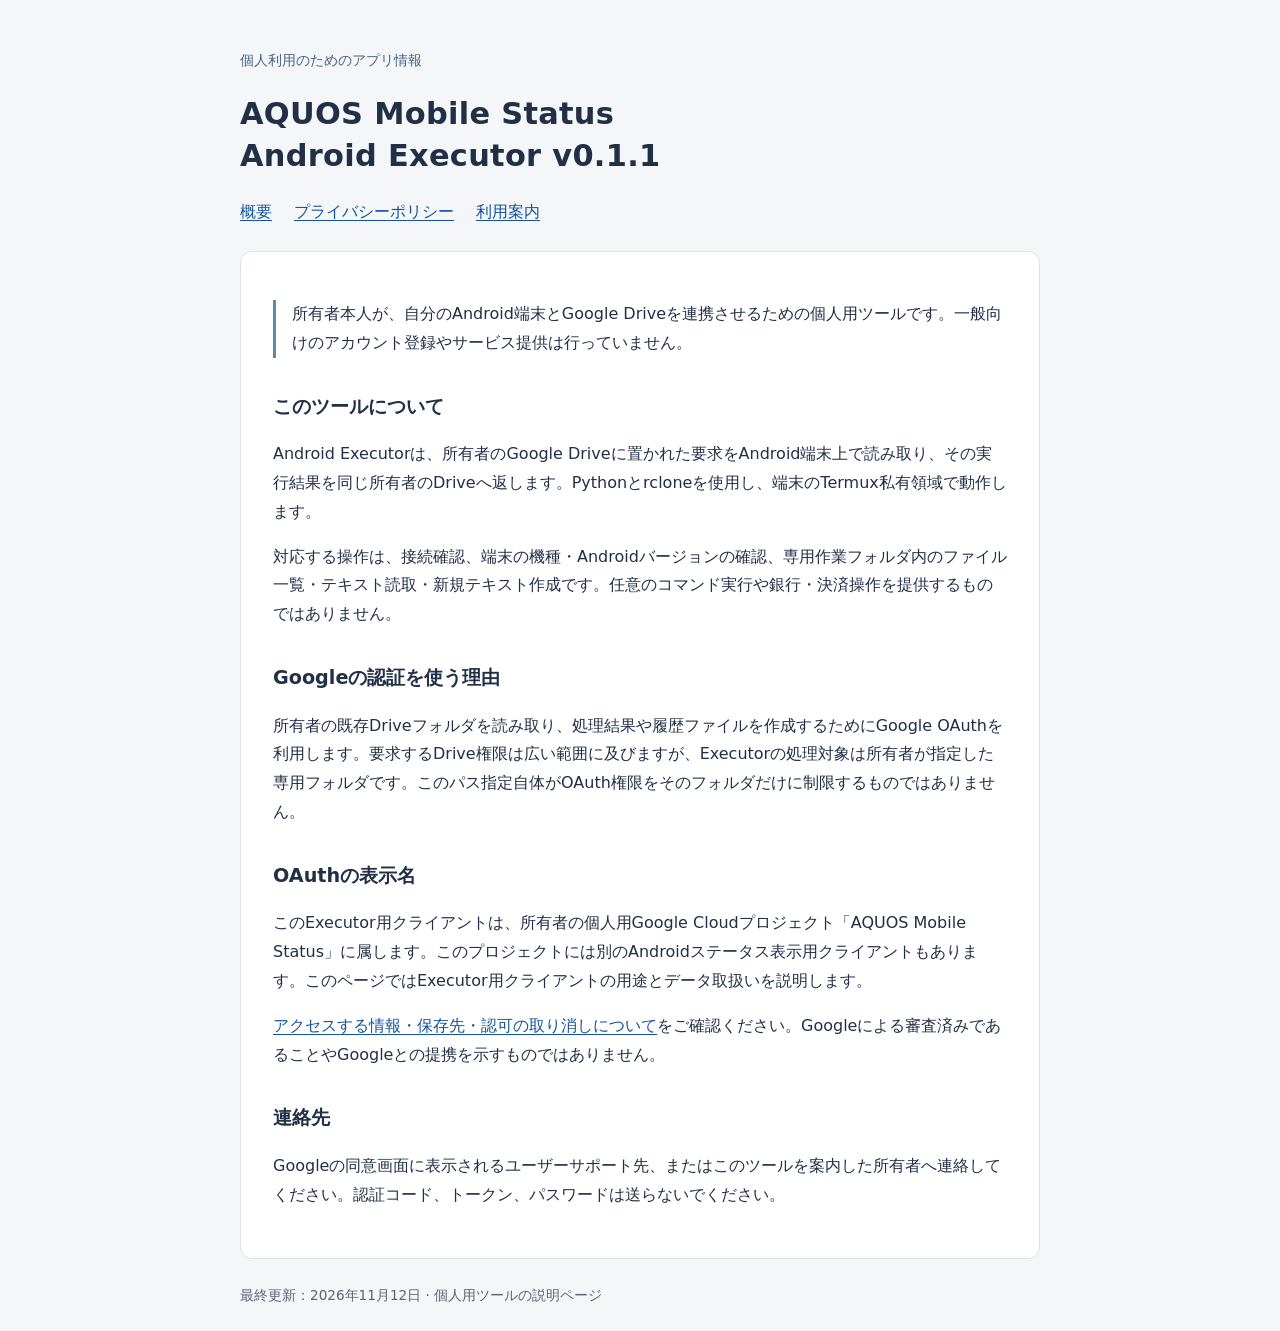
<file: index.html>
<!doctype html><html lang="ja"><meta charset="utf-8"><meta name="viewport" content="width=device-width, initial-scale=1"><title>AQUOS Mobile Status — 個人用Android Executor</title><link rel="stylesheet" href="style.css"><header><div class="tag">個人利用のためのアプリ情報</div><h1>AQUOS Mobile Status<br>Android Executor v0.1.1</h1><nav><a href="index.html" aria-current="page">概要</a><a href="privacy.html">プライバシーポリシー</a><a href="terms.html">利用案内</a></nav></header><main><p class="notice">所有者本人が、自分のAndroid端末とGoogle Driveを連携させるための個人用ツールです。一般向けのアカウント登録やサービス提供は行っていません。</p><h2>このツールについて</h2><p>Android Executorは、所有者のGoogle Driveに置かれた要求をAndroid端末上で読み取り、その実行結果を同じ所有者のDriveへ返します。Pythonとrcloneを使用し、端末のTermux私有領域で動作します。</p><p>対応する操作は、接続確認、端末の機種・Androidバージョンの確認、専用作業フォルダ内のファイル一覧・テキスト読取・新規テキスト作成です。任意のコマンド実行や銀行・決済操作を提供するものではありません。</p><h2>Googleの認証を使う理由</h2><p>所有者の既存Driveフォルダを読み取り、処理結果や履歴ファイルを作成するためにGoogle OAuthを利用します。要求するDrive権限は広い範囲に及びますが、Executorの処理対象は所有者が指定した専用フォルダです。このパス指定自体がOAuth権限をそのフォルダだけに制限するものではありません。</p><h2>OAuthの表示名</h2><p>このExecutor用クライアントは、所有者の個人用Google Cloudプロジェクト「AQUOS Mobile Status」に属します。このプロジェクトには別のAndroidステータス表示用クライアントもあります。このページではExecutor用クライアントの用途とデータ取扱いを説明します。</p><p><a href="privacy.html">アクセスする情報・保存先・認可の取り消しについて</a>をご確認ください。Googleによる審査済みであることやGoogleとの提携を示すものではありません。</p><h2>連絡先</h2><p>Googleの同意画面に表示されるユーザーサポート先、またはこのツールを案内した所有者へ連絡してください。認証コード、トークン、パスワードは送らないでください。</p></main><footer>最終更新：2026年11月12日 · 個人用ツールの説明ページ</footer></html>
</file>
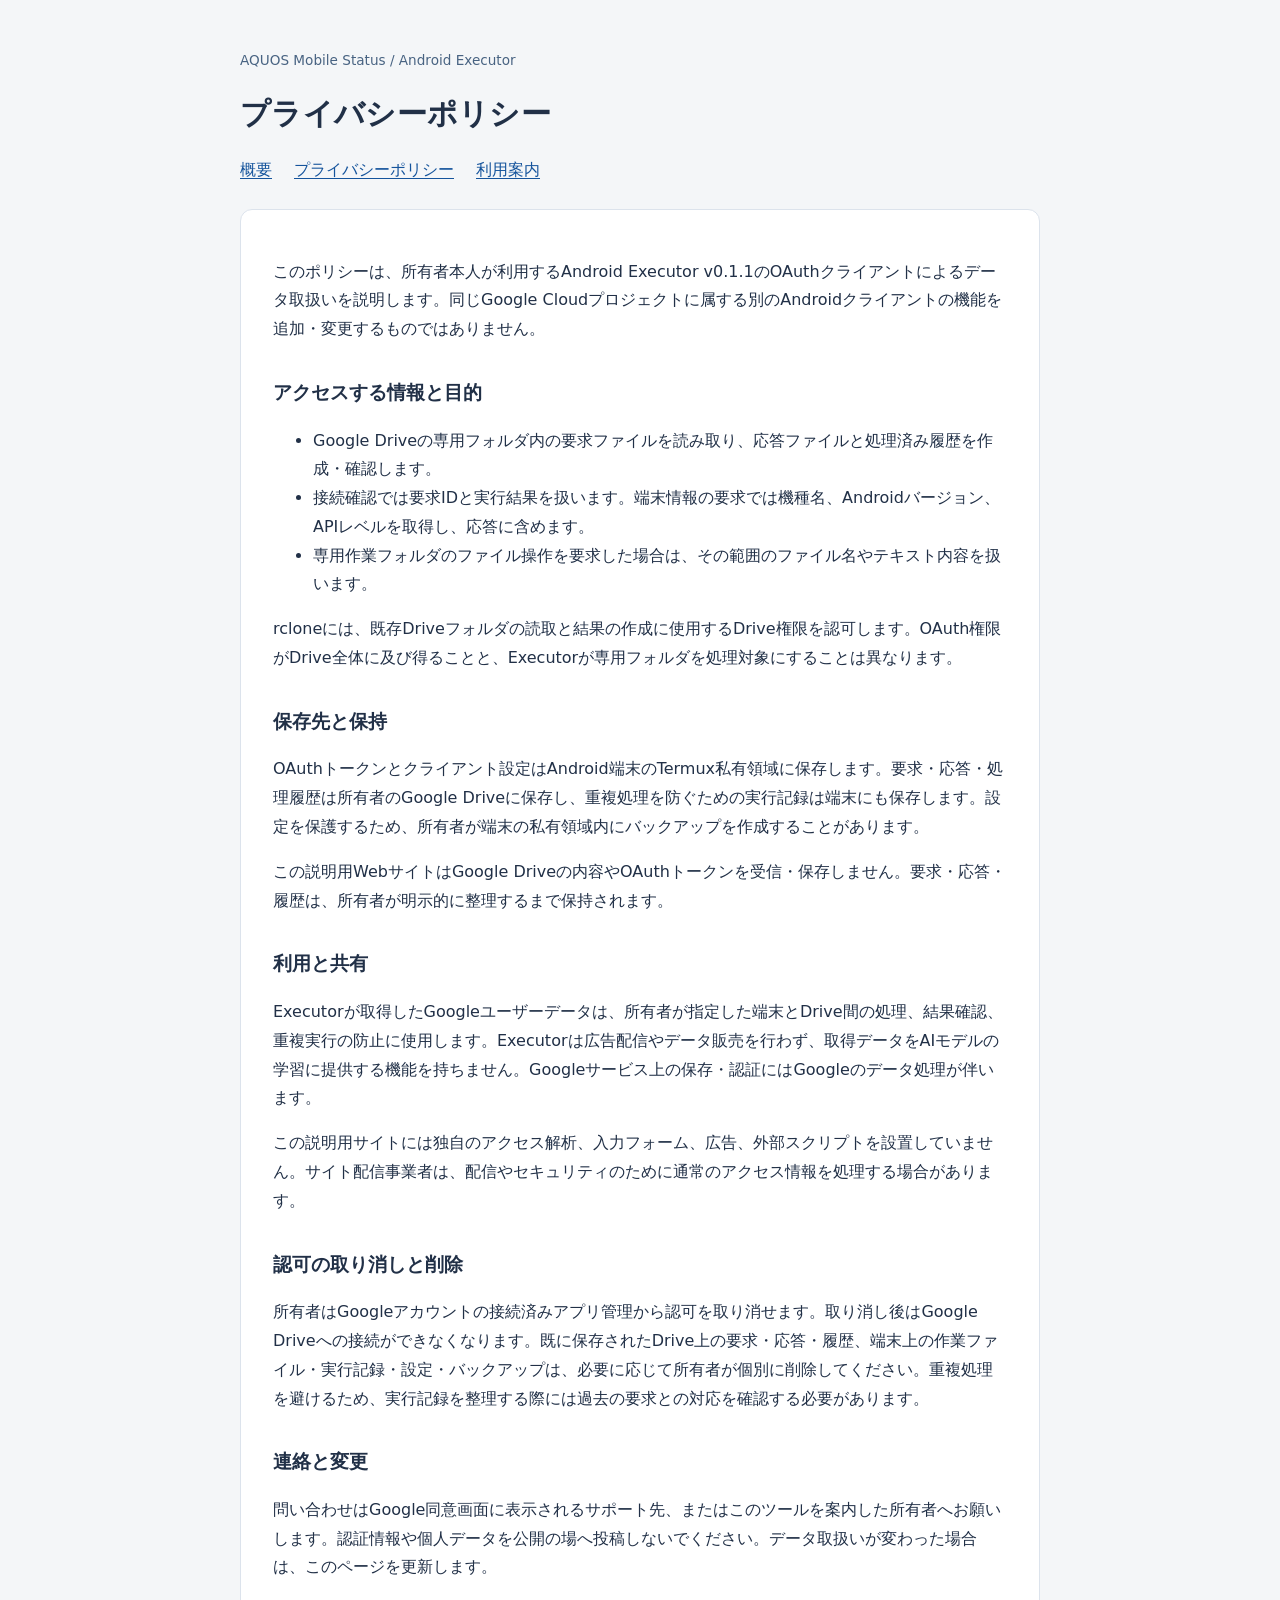
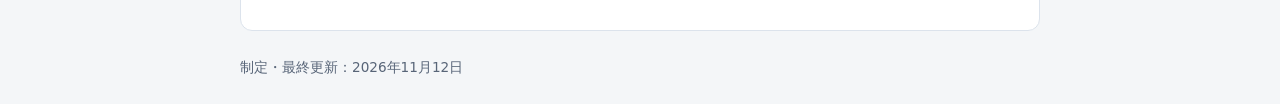
<file: privacy.html>
<!doctype html><html lang="ja"><meta charset="utf-8"><meta name="viewport" content="width=device-width, initial-scale=1"><title>プライバシーポリシー — AQUOS Android Executor</title><link rel="stylesheet" href="style.css"><header><div class="tag">AQUOS Mobile Status / Android Executor</div><h1>プライバシーポリシー</h1><nav><a href="index.html">概要</a><a href="privacy.html" aria-current="page">プライバシーポリシー</a><a href="terms.html">利用案内</a></nav></header><main><p>このポリシーは、所有者本人が利用するAndroid Executor v0.1.1のOAuthクライアントによるデータ取扱いを説明します。同じGoogle Cloudプロジェクトに属する別のAndroidクライアントの機能を追加・変更するものではありません。</p><h2>アクセスする情報と目的</h2><ul><li>Google Driveの専用フォルダ内の要求ファイルを読み取り、応答ファイルと処理済み履歴を作成・確認します。</li><li>接続確認では要求IDと実行結果を扱います。端末情報の要求では機種名、Androidバージョン、APIレベルを取得し、応答に含めます。</li><li>専用作業フォルダのファイル操作を要求した場合は、その範囲のファイル名やテキスト内容を扱います。</li></ul><p>rcloneには、既存Driveフォルダの読取と結果の作成に使用するDrive権限を認可します。OAuth権限がDrive全体に及び得ることと、Executorが専用フォルダを処理対象にすることは異なります。</p><h2>保存先と保持</h2><p>OAuthトークンとクライアント設定はAndroid端末のTermux私有領域に保存します。要求・応答・処理履歴は所有者のGoogle Driveに保存し、重複処理を防ぐための実行記録は端末にも保存します。設定を保護するため、所有者が端末の私有領域内にバックアップを作成することがあります。</p><p>この説明用WebサイトはGoogle Driveの内容やOAuthトークンを受信・保存しません。要求・応答・履歴は、所有者が明示的に整理するまで保持されます。</p><h2>利用と共有</h2><p>Executorが取得したGoogleユーザーデータは、所有者が指定した端末とDrive間の処理、結果確認、重複実行の防止に使用します。Executorは広告配信やデータ販売を行わず、取得データをAIモデルの学習に提供する機能を持ちません。Googleサービス上の保存・認証にはGoogleのデータ処理が伴います。</p><p>この説明用サイトには独自のアクセス解析、入力フォーム、広告、外部スクリプトを設置していません。サイト配信事業者は、配信やセキュリティのために通常のアクセス情報を処理する場合があります。</p><h2>認可の取り消しと削除</h2><p>所有者はGoogleアカウントの接続済みアプリ管理から認可を取り消せます。取り消し後はGoogle Driveへの接続ができなくなります。既に保存されたDrive上の要求・応答・履歴、端末上の作業ファイル・実行記録・設定・バックアップは、必要に応じて所有者が個別に削除してください。重複処理を避けるため、実行記録を整理する際には過去の要求との対応を確認する必要があります。</p><h2>連絡と変更</h2><p>問い合わせはGoogle同意画面に表示されるサポート先、またはこのツールを案内した所有者へお願いします。認証情報や個人データを公開の場へ投稿しないでください。データ取扱いが変わった場合は、このページを更新します。</p></main><footer>制定・最終更新：2026年11月12日</footer></html>
</file>
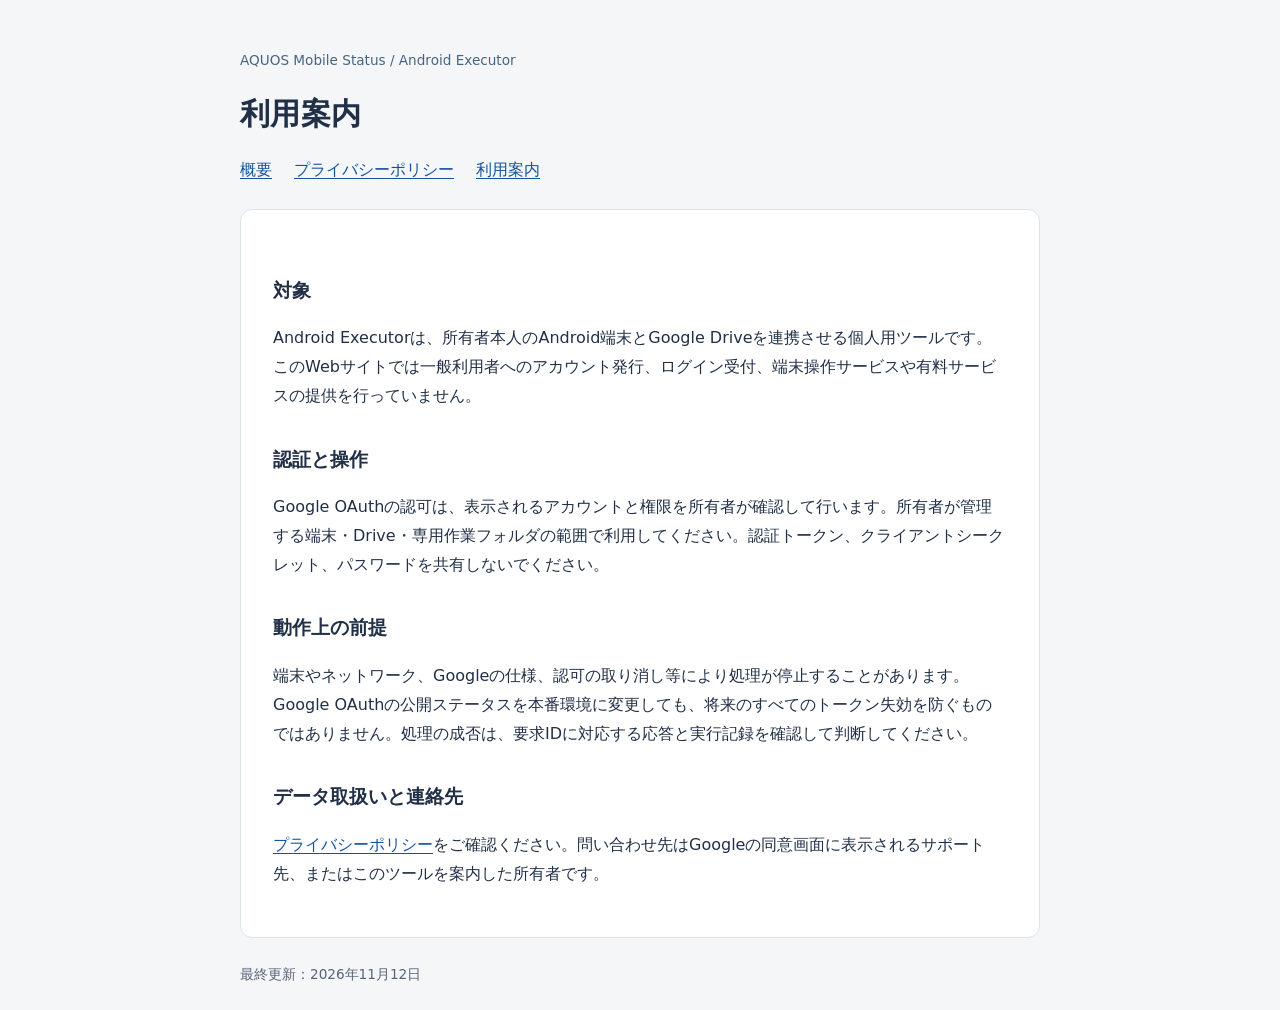
<file: terms.html>
<!doctype html><html lang="ja"><meta charset="utf-8"><meta name="viewport" content="width=device-width, initial-scale=1"><title>利用案内 — AQUOS Android Executor</title><link rel="stylesheet" href="style.css"><header><div class="tag">AQUOS Mobile Status / Android Executor</div><h1>利用案内</h1><nav><a href="index.html">概要</a><a href="privacy.html">プライバシーポリシー</a><a href="terms.html" aria-current="page">利用案内</a></nav></header><main><h2>対象</h2><p>Android Executorは、所有者本人のAndroid端末とGoogle Driveを連携させる個人用ツールです。このWebサイトでは一般利用者へのアカウント発行、ログイン受付、端末操作サービスや有料サービスの提供を行っていません。</p><h2>認証と操作</h2><p>Google OAuthの認可は、表示されるアカウントと権限を所有者が確認して行います。所有者が管理する端末・Drive・専用作業フォルダの範囲で利用してください。認証トークン、クライアントシークレット、パスワードを共有しないでください。</p><h2>動作上の前提</h2><p>端末やネットワーク、Googleの仕様、認可の取り消し等により処理が停止することがあります。Google OAuthの公開ステータスを本番環境に変更しても、将来のすべてのトークン失効を防ぐものではありません。処理の成否は、要求IDに対応する応答と実行記録を確認して判断してください。</p><h2>データ取扱いと連絡先</h2><p><a href="privacy.html">プライバシーポリシー</a>をご確認ください。問い合わせ先はGoogleの同意画面に表示されるサポート先、またはこのツールを案内した所有者です。</p></main><footer>最終更新：2026年11月12日</footer></html>
</file>
<file: style.css>
:root{font-family:system-ui,-apple-system,"Segoe UI","Yu Gothic UI",sans-serif;color:#213047;background:#f4f6f8;line-height:1.8}body{margin:0}header,main,footer{max-width:800px;margin:auto;padding:24px}header{padding-top:48px}nav{display:flex;gap:22px;flex-wrap:wrap}a{color:#15549c;text-underline-offset:3px}h1{font-size:1.9rem;line-height:1.4;letter-spacing:.01em}h2{font-size:1.2rem;margin-top:32px}main{background:white;border:1px solid #dce3ec;border-radius:12px;padding:32px;box-sizing:border-box}p,li{overflow-wrap:anywhere}.tag{color:#486382;font-size:.85rem}footer{font-size:.85rem;color:#586578}.notice{border-left:3px solid #6088ae;padding-left:16px}code{background:#edf2f6;padding:2px 5px;border-radius:3px}@media(max-width:700px){header,main,footer{padding:20px}main{border-radius:0}h1{font-size:1.55rem}}
</file>
